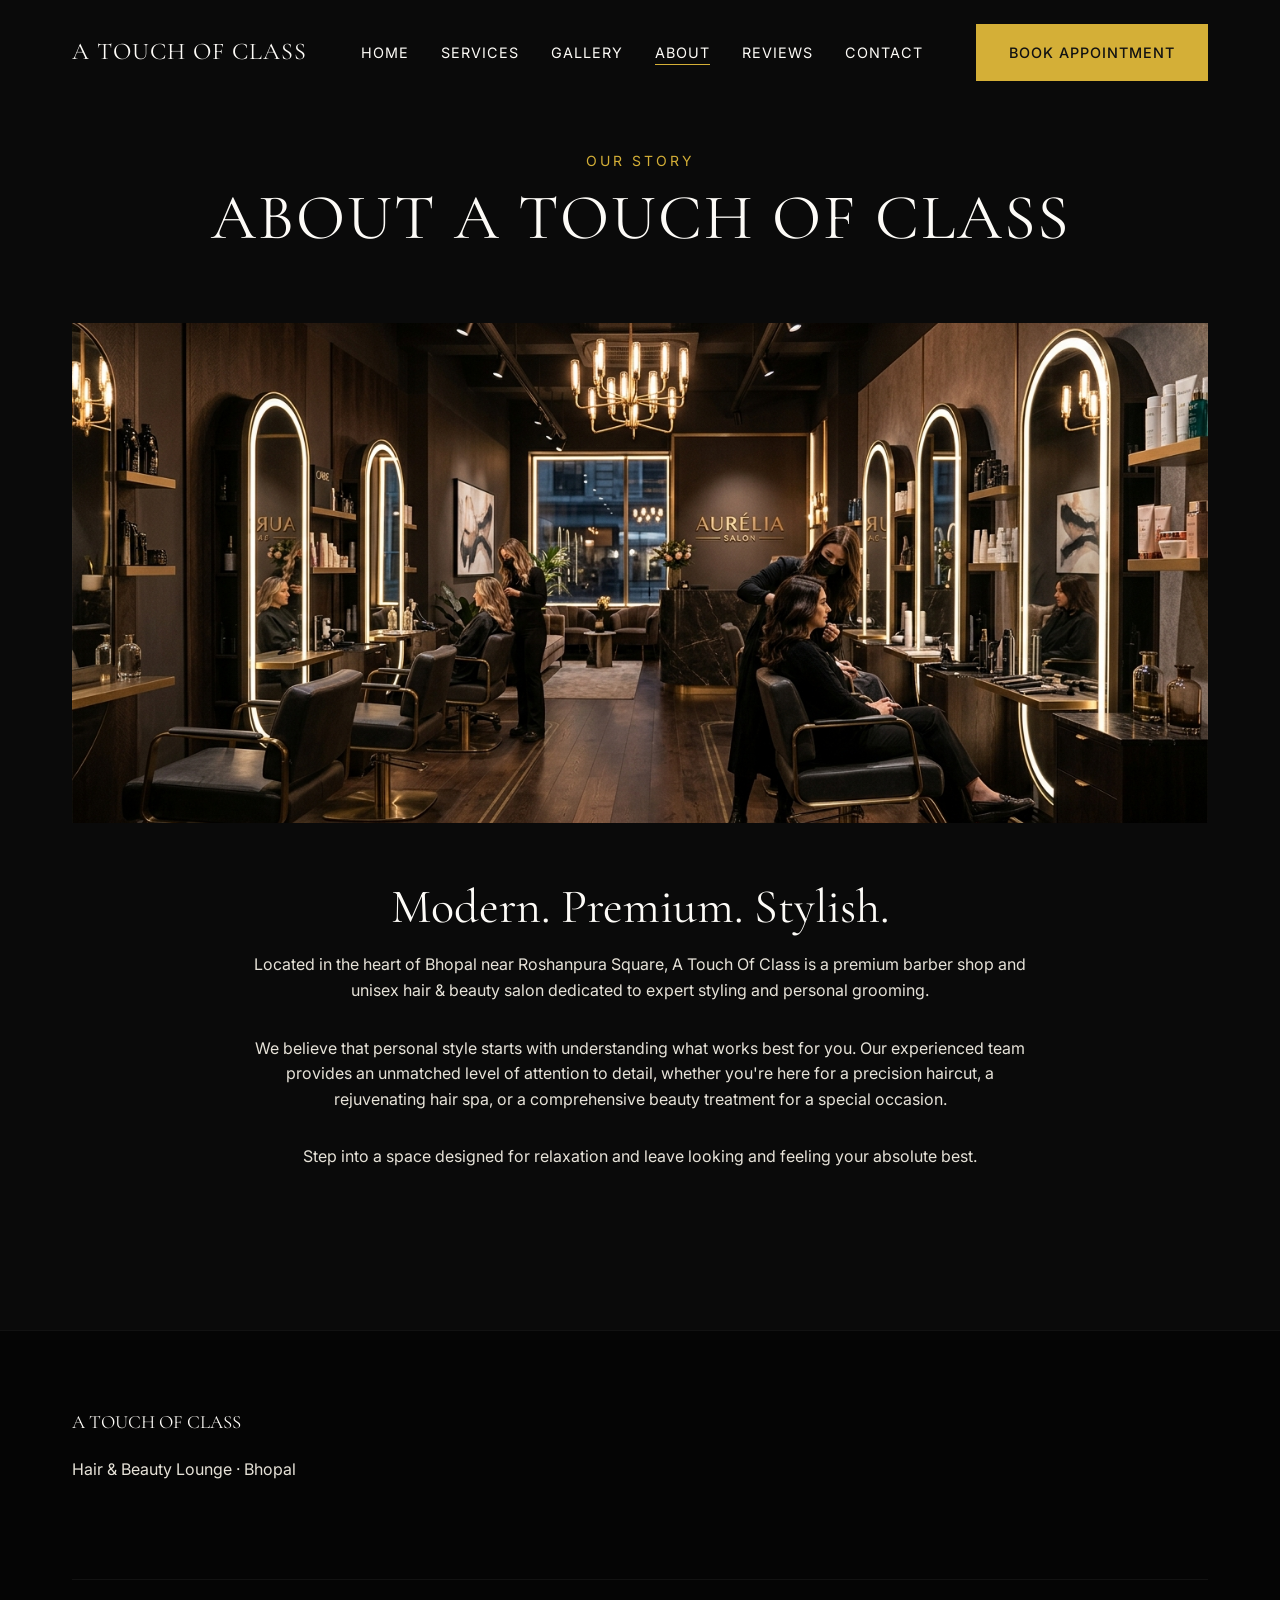
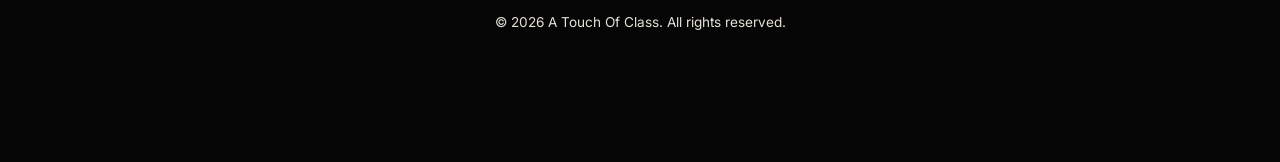
<file: about.html>
<!DOCTYPE html>
<html lang="en">
<head>
    <meta charset="UTF-8">
    <meta name="viewport" content="width=device-width, initial-scale=1.0">
    <title>About Us | A Touch Of Class</title>
    <link href="https://fonts.googleapis.com/css2?family=Cormorant+Garamond:wght@400;500;600&family=Inter:wght@300;400;500&display=swap" rel="stylesheet">
    <link rel="stylesheet" href="css/styles.css">
    <style>
        .page-header { padding-top: 150px; padding-bottom: 50px; text-align: center; }
        .about-image { width: 100%; height: 500px; object-fit: cover; margin-bottom: 3rem; }
        .about-content { max-width: 800px; margin: 0 auto; text-align: center; }
    </style>
</head>
<body>
    <header class="header scrolled" id="header">
        <div class="container header-container">
            <a href="index.html" class="logo">A Touch Of Class</a>
            <nav class="desktop-nav">
                <ul class="nav-links">
                    <li><a href="index.html">Home</a></li>
                    <li><a href="services.html">Services</a></li>
                    <li><a href="gallery.html">Gallery</a></li>
                    <li><a href="about.html" class="active">About</a></li>
                    <li><a href="reviews.html">Reviews</a></li>
                    <li><a href="contact.html">Contact</a></li>
                </ul>
            </nav>
            <div class="header-actions">
                <a href="booking.html" class="btn btn-primary">Book Appointment</a>
            </div>
            <button class="mobile-menu-btn" id="mobileMenuBtn"><span></span><span></span><span></span></button>
        </div>
    </header>

    <div class="mobile-nav-overlay" id="mobileNav">
        <div class="mobile-nav-content">
            <ul class="mobile-nav-links">
                <li><a href="index.html">Home</a></li>
                <li><a href="services.html">Services</a></li>
                <li><a href="gallery.html">Gallery</a></li>
                <li><a href="about.html">About</a></li>
                <li><a href="reviews.html">Reviews</a></li>
                <li><a href="contact.html">Contact</a></li>
            </ul>
        </div>
    </div>

    <section class="section page-header reveal">
        <div class="container">
            <span class="eyebrow">OUR STORY</span>
            <h1 class="headline-large">ABOUT A TOUCH OF CLASS</h1>
        </div>
    </section>

    <section class="section reveal" style="padding-top: 0;">
        <div class="container">
            <img src="assets/images/hero.jpg" alt="A Touch Of Class Salon" class="about-image">
            <div class="about-content">
                <h2 class="headline-medium">Modern. Premium. Stylish.</h2>
                <p>Located in the heart of Bhopal near Roshanpura Square, A Touch Of Class is a premium barber shop and unisex hair & beauty salon dedicated to expert styling and personal grooming.</p>
                <p>We believe that personal style starts with understanding what works best for you. Our experienced team provides an unmatched level of attention to detail, whether you're here for a precision haircut, a rejuvenating hair spa, or a comprehensive beauty treatment for a special occasion.</p>
                <p>Step into a space designed for relaxation and leave looking and feeling your absolute best.</p>
            </div>
        </div>
    </section>

    <footer class="footer">
        <div class="container footer-grid">
            <div class="footer-brand">
                <h3>A TOUCH OF CLASS</h3>
                <p>Hair & Beauty Lounge &middot; Bhopal</p>
            </div>
            <div class="footer-bottom" style="grid-column: 1 / -1;">
                <p>&copy; 2026 A Touch Of Class. All rights reserved.</p>
            </div>
        </div>
    </footer>

    <div class="mobile-bottom-bar">
        <a href="booking.html" class="m-btn m-btn-primary">BOOK APPOINTMENT</a>
        <a href="tel:09165540332" class="m-btn">CALL</a>
    </div>

    <script src="js/main.js"></script>
</body>
</html>
</file>
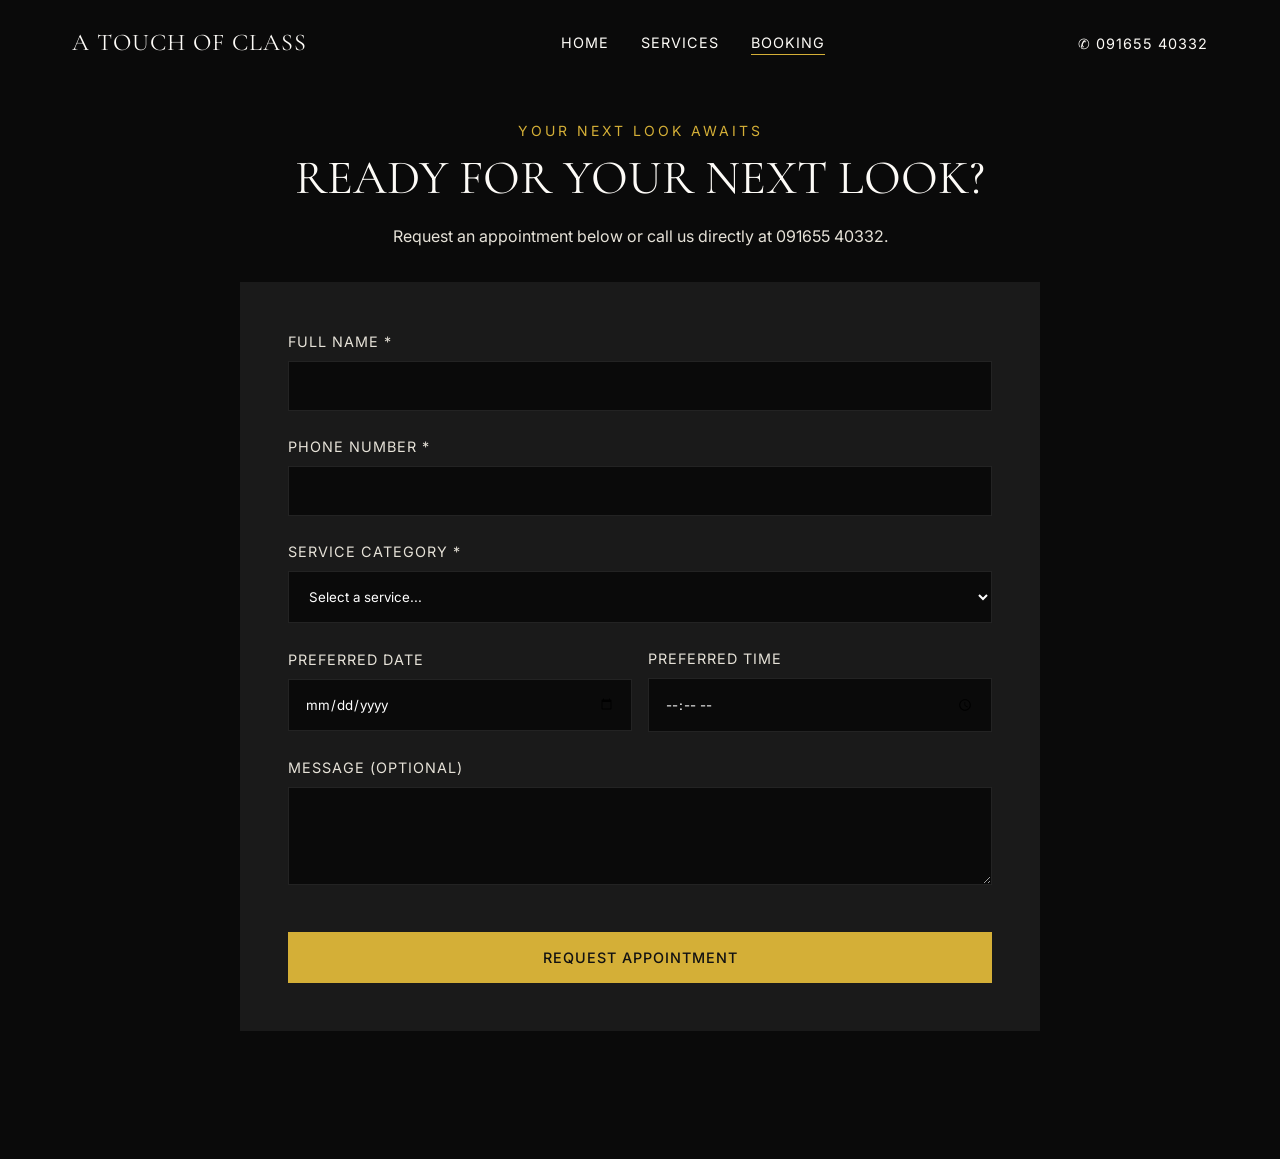
<file: booking.html>
<!DOCTYPE html>
<html lang="en">
<head>
    <meta charset="UTF-8">
    <meta name="viewport" content="width=device-width, initial-scale=1.0">
    <title>Book Appointment | A Touch Of Class</title>
    <link href="https://fonts.googleapis.com/css2?family=Cormorant+Garamond:wght@400;500;600&family=Inter:wght@300;400;500&display=swap" rel="stylesheet">
    <link rel="stylesheet" href="css/styles.css">
    <style>
        .booking-section { padding-top: 120px; }
        .form-group { margin-bottom: 1.5rem; text-align: left; }
        .form-label { display: block; margin-bottom: 0.5rem; color: var(--color-text-muted); font-size: 0.9rem; letter-spacing: 1px; text-transform: uppercase; }
        .form-control { width: 100%; padding: 1rem; background: var(--color-primary-bg); border: 1px solid rgba(255,255,255,0.1); color: #fff; font-family: var(--font-body); transition: var(--transition-fast); }
        .form-control:focus { outline: none; border-color: var(--color-accent); }
        .booking-container { max-width: 800px; margin: 0 auto; background: var(--color-secondary-bg); padding: 3rem; }
    </style>
</head>
<body>
    <!-- Header -->
    <header class="header scrolled" id="header">
        <div class="container header-container">
            <a href="index.html" class="logo">A Touch Of Class</a>
            <nav class="desktop-nav">
                <ul class="nav-links">
                    <li><a href="index.html">Home</a></li>
                    <li><a href="services.html">Services</a></li>
                    <li><a href="booking.html" class="active">Booking</a></li>
                </ul>
            </nav>
            <div class="header-actions">
                <a href="tel:09165540332" class="btn-icon">&#9990; 091655 40332</a>
            </div>
            <button class="mobile-menu-btn" id="mobileMenuBtn"><span></span><span></span><span></span></button>
        </div>
    </header>

    <div class="mobile-nav-overlay" id="mobileNav">
        <div class="mobile-nav-content">
            <ul class="mobile-nav-links">
                <li><a href="index.html">Home</a></li>
                <li><a href="services.html">Services</a></li>
            </ul>
        </div>
    </div>

    <section class="section booking-section reveal">
        <div class="container text-center">
            <span class="eyebrow">YOUR NEXT LOOK AWAITS</span>
            <h1 class="headline-medium">READY FOR YOUR NEXT LOOK?</h1>
            <p>Request an appointment below or call us directly at 091655 40332.</p>
            
            <div class="booking-container">
                <div id="formStatus"></div>
                <form id="bookingForm">
                    <div class="form-group">
                        <label class="form-label" for="name">Full Name *</label>
                        <input type="text" id="name" class="form-control" required>
                    </div>
                    <div class="form-group">
                        <label class="form-label" for="phone">Phone Number *</label>
                        <input type="tel" id="phone" class="form-control" required>
                    </div>
                    <div class="form-group">
                        <label class="form-label" for="service">Service Category *</label>
                        <select id="service" class="form-control" required>
                            <option value="">Select a service...</option>
                            <option value="haircut">Haircuts & Styling</option>
                            <option value="haircare">Hair Care (Spa, Botox)</option>
                            <option value="beauty">Beauty & Grooming</option>
                            <option value="other">Other / Not Sure</option>
                        </select>
                    </div>
                    <div class="split-screen" style="gap:1rem; margin-bottom: 0;">
                        <div class="form-group">
                            <label class="form-label" for="date">Preferred Date</label>
                            <input type="date" id="date" class="form-control">
                        </div>
                        <div class="form-group">
                            <label class="form-label" for="time">Preferred Time</label>
                            <input type="time" id="time" class="form-control">
                        </div>
                    </div>
                    <div class="form-group">
                        <label class="form-label" for="message">Message (Optional)</label>
                        <textarea id="message" class="form-control" rows="4"></textarea>
                    </div>
                    <button type="submit" class="btn btn-primary" style="width: 100%; margin-top: 1rem;">Request Appointment</button>
                </form>
            </div>
        </div>
    </section>

    <!-- Mobile Bottom Bar -->
    <div class="mobile-bottom-bar">
        <a href="tel:09165540332" class="m-btn m-btn-primary">CALL 091655 40332</a>
    </div>

    <script src="js/main.js"></script>
</body>
</html>
</file>
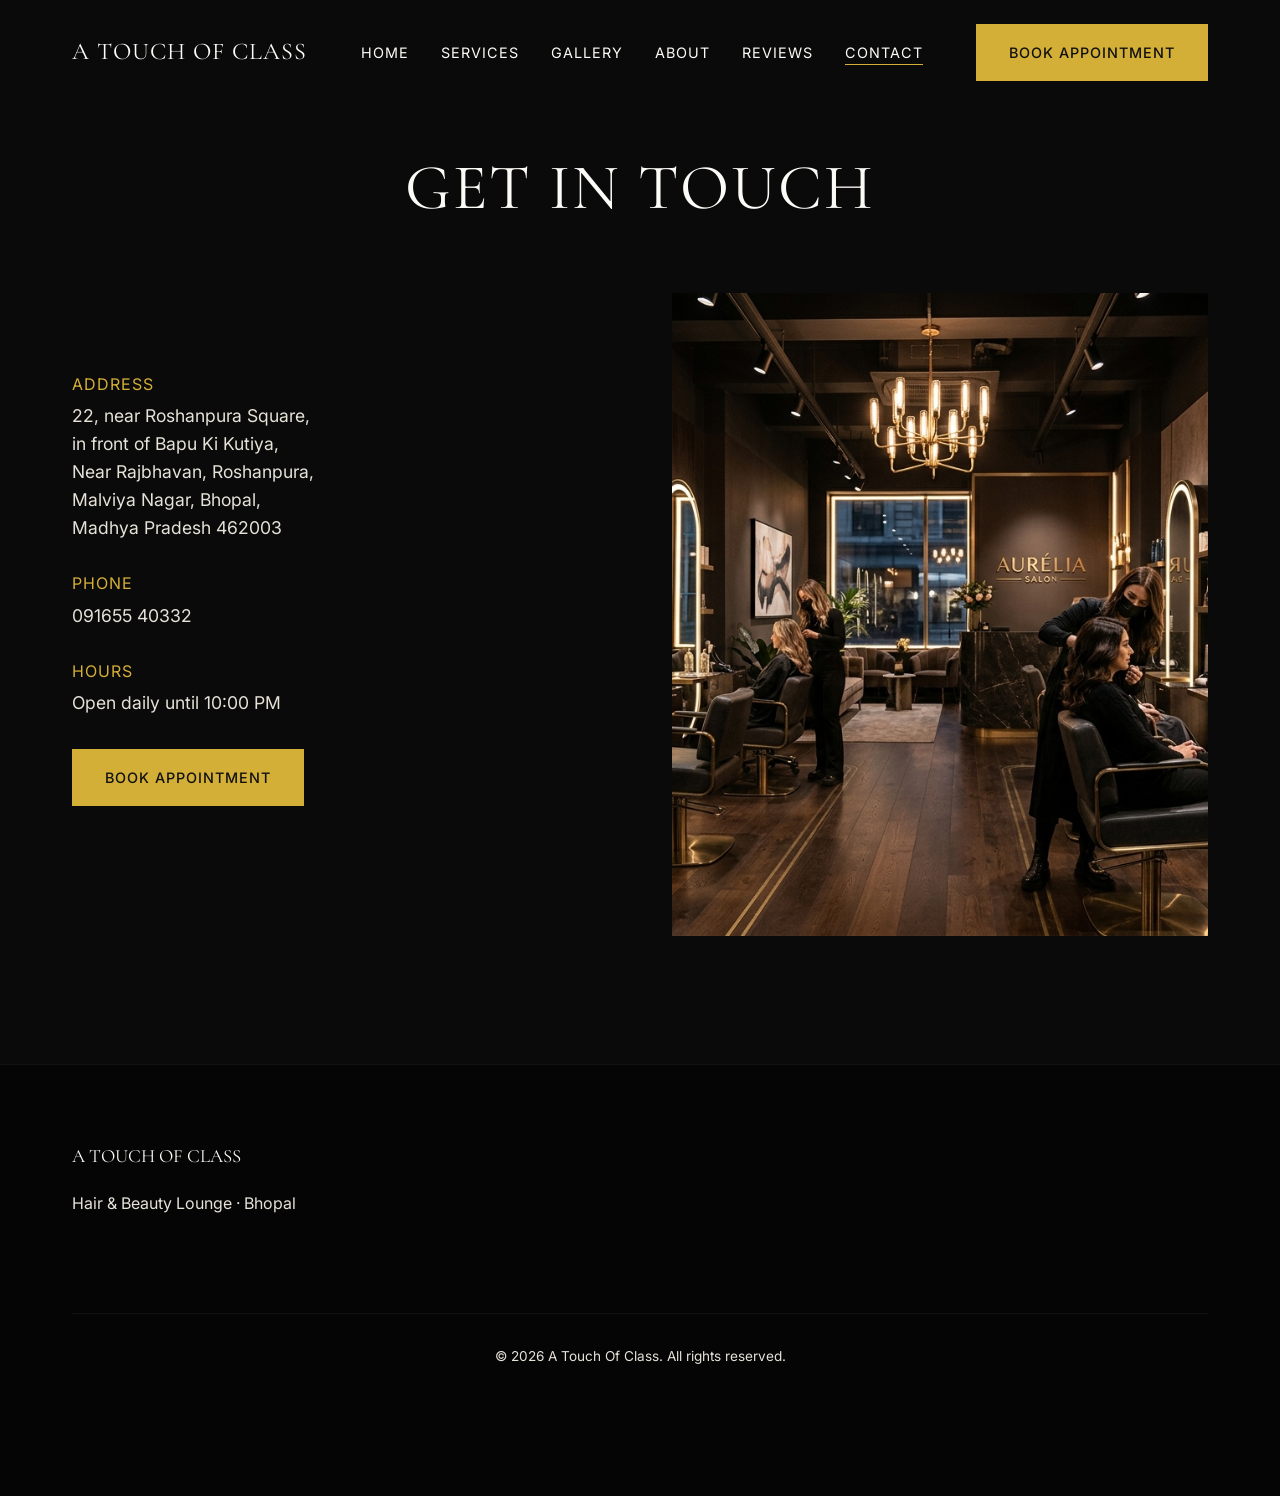
<file: contact.html>
<!DOCTYPE html>
<html lang="en">
<head>
    <meta charset="UTF-8">
    <meta name="viewport" content="width=device-width, initial-scale=1.0">
    <title>Contact Us | A Touch Of Class</title>
    <link href="https://fonts.googleapis.com/css2?family=Cormorant+Garamond:wght@400;500;600&family=Inter:wght@300;400;500&display=swap" rel="stylesheet">
    <link rel="stylesheet" href="css/styles.css">
    <style>
        .page-header { padding-top: 150px; padding-bottom: 50px; text-align: center; }
        .contact-info { margin-bottom: 3rem; }
        .contact-info h3 { color: var(--color-accent); font-family: var(--font-body); font-size: 1rem; letter-spacing: 1px; text-transform: uppercase; margin-bottom: 0.5rem; }
        .contact-info p { margin-bottom: 2rem; font-size: 1.1rem; }
    </style>
</head>
<body>
    <header class="header scrolled" id="header">
        <div class="container header-container">
            <a href="index.html" class="logo">A Touch Of Class</a>
            <nav class="desktop-nav">
                <ul class="nav-links">
                    <li><a href="index.html">Home</a></li>
                    <li><a href="services.html">Services</a></li>
                    <li><a href="gallery.html">Gallery</a></li>
                    <li><a href="about.html">About</a></li>
                    <li><a href="reviews.html">Reviews</a></li>
                    <li><a href="contact.html" class="active">Contact</a></li>
                </ul>
            </nav>
            <div class="header-actions">
                <a href="booking.html" class="btn btn-primary">Book Appointment</a>
            </div>
            <button class="mobile-menu-btn" id="mobileMenuBtn"><span></span><span></span><span></span></button>
        </div>
    </header>

    <div class="mobile-nav-overlay" id="mobileNav">
        <div class="mobile-nav-content">
            <ul class="mobile-nav-links">
                <li><a href="index.html">Home</a></li>
                <li><a href="services.html">Services</a></li>
                <li><a href="gallery.html">Gallery</a></li>
                <li><a href="about.html">About</a></li>
                <li><a href="reviews.html">Reviews</a></li>
                <li><a href="contact.html">Contact</a></li>
            </ul>
        </div>
    </div>

    <section class="section page-header reveal">
        <div class="container">
            <h1 class="headline-large">GET IN TOUCH</h1>
        </div>
    </section>

    <section class="section reveal" style="padding-top: 0;">
        <div class="container split-screen">
            <div class="contact-info">
                <h3>Address</h3>
                <p>22, near Roshanpura Square,<br>
                in front of Bapu Ki Kutiya,<br>
                Near Rajbhavan, Roshanpura,<br>
                Malviya Nagar, Bhopal,<br>
                Madhya Pradesh 462003</p>
                
                <h3>Phone</h3>
                <p>091655 40332</p>
                
                <h3>Hours</h3>
                <p>Open daily until 10:00 PM</p>
                
                <a href="booking.html" class="btn btn-primary">Book Appointment</a>
            </div>
            <div class="split-image">
                <div class="img-container">
                    <div style="width:100%; height:100%; background: url('assets/images/hero.jpg') center/cover;"></div>
                </div>
            </div>
        </div>
    </section>

    <footer class="footer">
        <div class="container footer-grid">
            <div class="footer-brand">
                <h3>A TOUCH OF CLASS</h3>
                <p>Hair & Beauty Lounge &middot; Bhopal</p>
            </div>
            <div class="footer-bottom" style="grid-column: 1 / -1;">
                <p>&copy; 2026 A Touch Of Class. All rights reserved.</p>
            </div>
        </div>
    </footer>

    <div class="mobile-bottom-bar">
        <a href="booking.html" class="m-btn m-btn-primary">BOOK APPOINTMENT</a>
        <a href="tel:09165540332" class="m-btn">CALL</a>
    </div>

    <script src="js/main.js"></script>
</body>
</html>
</file>
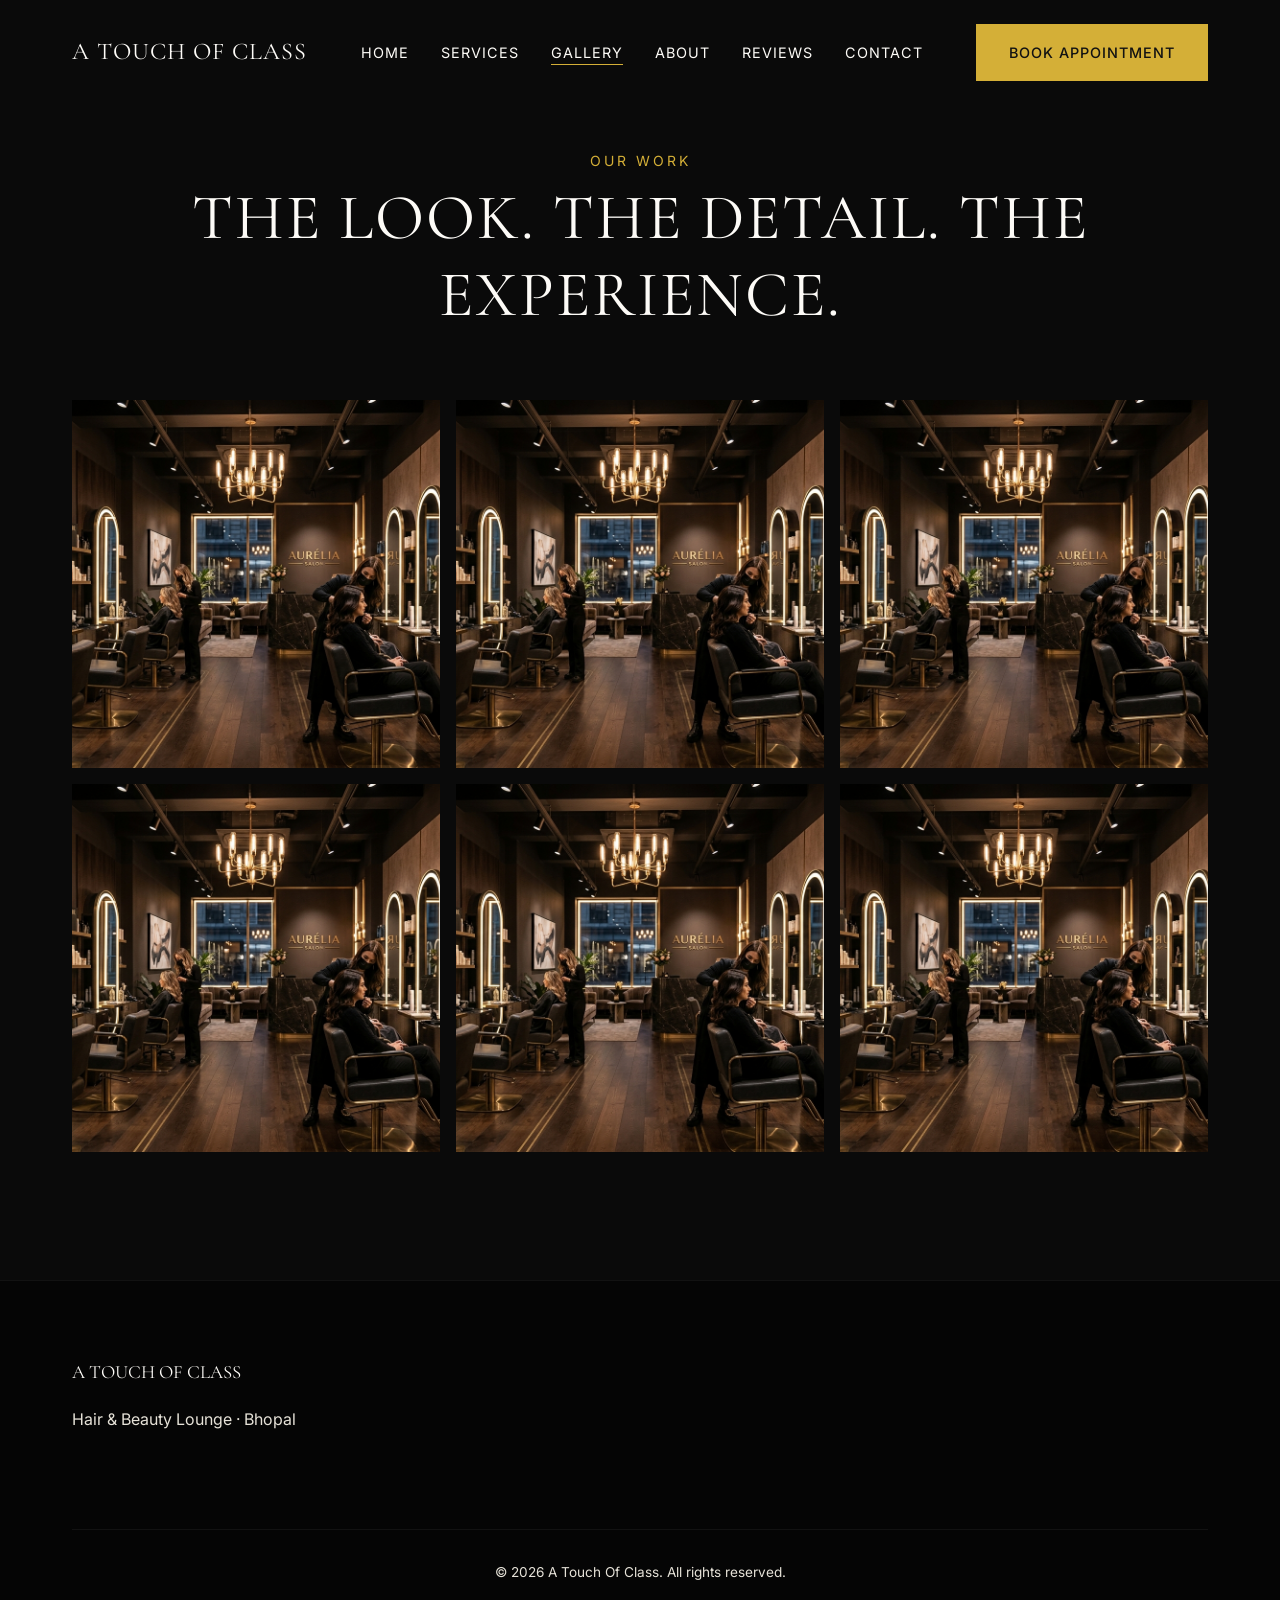
<file: gallery.html>
<!DOCTYPE html>
<html lang="en">
<head>
    <meta charset="UTF-8">
    <meta name="viewport" content="width=device-width, initial-scale=1.0">
    <title>Gallery | A Touch Of Class</title>
    <link href="https://fonts.googleapis.com/css2?family=Cormorant+Garamond:wght@400;500;600&family=Inter:wght@300;400;500&display=swap" rel="stylesheet">
    <link rel="stylesheet" href="css/styles.css">
    <style>
        .page-header { padding-top: 150px; padding-bottom: 50px; text-align: center; }
        .gallery-grid { display: grid; grid-template-columns: repeat(auto-fill, minmax(300px, 1fr)); gap: 1rem; }
        .gallery-item { position: relative; padding-top: 100%; overflow: hidden; background: var(--color-secondary-bg); cursor: pointer; }
        .gallery-item img { position: absolute; top: 0; left: 0; width: 100%; height: 100%; object-fit: cover; transition: transform 0.6s ease; }
        .gallery-item:hover img { transform: scale(1.05); }
    </style>
</head>
<body>
    <header class="header scrolled" id="header">
        <div class="container header-container">
            <a href="index.html" class="logo">A Touch Of Class</a>
            <nav class="desktop-nav">
                <ul class="nav-links">
                    <li><a href="index.html">Home</a></li>
                    <li><a href="services.html">Services</a></li>
                    <li><a href="gallery.html" class="active">Gallery</a></li>
                    <li><a href="about.html">About</a></li>
                    <li><a href="reviews.html">Reviews</a></li>
                    <li><a href="contact.html">Contact</a></li>
                </ul>
            </nav>
            <div class="header-actions">
                <a href="booking.html" class="btn btn-primary">Book Appointment</a>
            </div>
            <button class="mobile-menu-btn" id="mobileMenuBtn"><span></span><span></span><span></span></button>
        </div>
    </header>

    <div class="mobile-nav-overlay" id="mobileNav">
        <div class="mobile-nav-content">
            <ul class="mobile-nav-links">
                <li><a href="index.html">Home</a></li>
                <li><a href="services.html">Services</a></li>
                <li><a href="gallery.html">Gallery</a></li>
                <li><a href="about.html">About</a></li>
                <li><a href="reviews.html">Reviews</a></li>
                <li><a href="contact.html">Contact</a></li>
            </ul>
        </div>
    </div>

    <section class="section page-header reveal">
        <div class="container">
            <span class="eyebrow">OUR WORK</span>
            <h1 class="headline-large">THE LOOK. THE DETAIL. THE EXPERIENCE.</h1>
        </div>
    </section>

    <section class="section reveal" style="padding-top: 0;">
        <div class="container">
            <div class="gallery-grid">
                <div class="gallery-item"><img src="assets/images/hero.jpg" alt="Gallery Image"></div>
                <div class="gallery-item"><img src="assets/images/hero.jpg" alt="Gallery Image"></div>
                <div class="gallery-item"><img src="assets/images/hero.jpg" alt="Gallery Image"></div>
                <div class="gallery-item"><img src="assets/images/hero.jpg" alt="Gallery Image"></div>
                <div class="gallery-item"><img src="assets/images/hero.jpg" alt="Gallery Image"></div>
                <div class="gallery-item"><img src="assets/images/hero.jpg" alt="Gallery Image"></div>
            </div>
        </div>
    </section>

    <footer class="footer">
        <div class="container footer-grid">
            <div class="footer-brand">
                <h3>A TOUCH OF CLASS</h3>
                <p>Hair & Beauty Lounge &middot; Bhopal</p>
            </div>
            <div class="footer-bottom" style="grid-column: 1 / -1;">
                <p>&copy; 2026 A Touch Of Class. All rights reserved.</p>
            </div>
        </div>
    </footer>

    <div class="mobile-bottom-bar">
        <a href="booking.html" class="m-btn m-btn-primary">BOOK APPOINTMENT</a>
        <a href="tel:09165540332" class="m-btn">CALL</a>
    </div>

    <script src="js/main.js"></script>
</body>
</html>
</file>
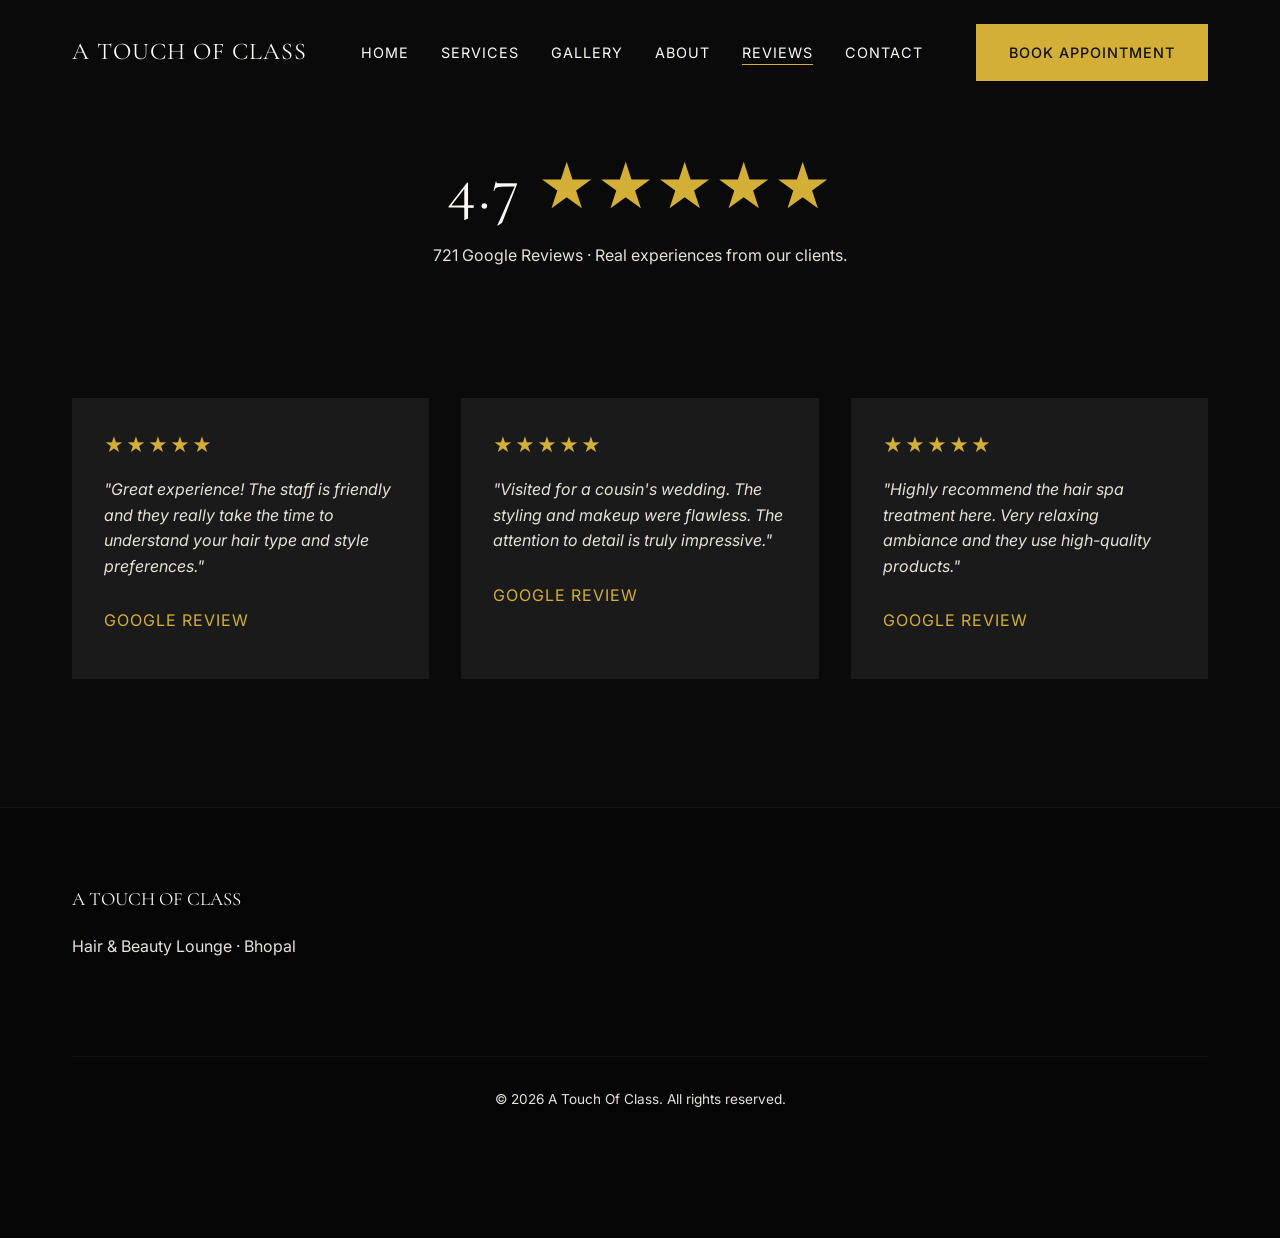
<file: reviews.html>
<!DOCTYPE html>
<html lang="en">
<head>
    <meta charset="UTF-8">
    <meta name="viewport" content="width=device-width, initial-scale=1.0">
    <title>Customer Reviews | A Touch Of Class</title>
    <link href="https://fonts.googleapis.com/css2?family=Cormorant+Garamond:wght@400;500;600&family=Inter:wght@300;400;500&display=swap" rel="stylesheet">
    <link rel="stylesheet" href="css/styles.css">
    <style>
        .page-header { padding-top: 150px; padding-bottom: 50px; text-align: center; }
        .reviews-grid { display: grid; grid-template-columns: repeat(auto-fill, minmax(300px, 1fr)); gap: 2rem; margin-top: 3rem; }
        .review-card { background: var(--color-secondary-bg); padding: 2rem; }
        .review-card .stars { color: var(--color-accent); font-size: 1.2rem; margin-bottom: 1rem; display: block; }
        .review-card p { font-style: italic; }
        .review-card h4 { font-family: var(--font-body); font-size: 1rem; text-transform: uppercase; letter-spacing: 1px; color: var(--color-accent); margin-top: 1.5rem; }
    </style>
</head>
<body>
    <header class="header scrolled" id="header">
        <div class="container header-container">
            <a href="index.html" class="logo">A Touch Of Class</a>
            <nav class="desktop-nav">
                <ul class="nav-links">
                    <li><a href="index.html">Home</a></li>
                    <li><a href="services.html">Services</a></li>
                    <li><a href="gallery.html">Gallery</a></li>
                    <li><a href="about.html">About</a></li>
                    <li><a href="reviews.html" class="active">Reviews</a></li>
                    <li><a href="contact.html">Contact</a></li>
                </ul>
            </nav>
            <div class="header-actions">
                <a href="booking.html" class="btn btn-primary">Book Appointment</a>
            </div>
            <button class="mobile-menu-btn" id="mobileMenuBtn"><span></span><span></span><span></span></button>
        </div>
    </header>

    <div class="mobile-nav-overlay" id="mobileNav">
        <div class="mobile-nav-content">
            <ul class="mobile-nav-links">
                <li><a href="index.html">Home</a></li>
                <li><a href="services.html">Services</a></li>
                <li><a href="gallery.html">Gallery</a></li>
                <li><a href="about.html">About</a></li>
                <li><a href="reviews.html">Reviews</a></li>
                <li><a href="contact.html">Contact</a></li>
            </ul>
        </div>
    </div>

    <section class="section page-header reveal">
        <div class="container">
            <h1 class="headline-large">4.7 <span class="stars">&#9733;&#9733;&#9733;&#9733;&#9733;</span></h1>
            <p>721 Google Reviews &middot; Real experiences from our clients.</p>
        </div>
    </section>

    <section class="section reveal" style="padding-top: 0;">
        <div class="container">
            <div class="reviews-grid">
                <div class="review-card">
                    <span class="stars">&#9733;&#9733;&#9733;&#9733;&#9733;</span>
                    <p>"Great experience! The staff is friendly and they really take the time to understand your hair type and style preferences."</p>
                    <h4>Google Review</h4>
                </div>
                <div class="review-card">
                    <span class="stars">&#9733;&#9733;&#9733;&#9733;&#9733;</span>
                    <p>"Visited for a cousin's wedding. The styling and makeup were flawless. The attention to detail is truly impressive."</p>
                    <h4>Google Review</h4>
                </div>
                <div class="review-card">
                    <span class="stars">&#9733;&#9733;&#9733;&#9733;&#9733;</span>
                    <p>"Highly recommend the hair spa treatment here. Very relaxing ambiance and they use high-quality products."</p>
                    <h4>Google Review</h4>
                </div>
            </div>
        </div>
    </section>

    <footer class="footer">
        <div class="container footer-grid">
            <div class="footer-brand">
                <h3>A TOUCH OF CLASS</h3>
                <p>Hair & Beauty Lounge &middot; Bhopal</p>
            </div>
            <div class="footer-bottom" style="grid-column: 1 / -1;">
                <p>&copy; 2026 A Touch Of Class. All rights reserved.</p>
            </div>
        </div>
    </footer>

    <div class="mobile-bottom-bar">
        <a href="booking.html" class="m-btn m-btn-primary">BOOK APPOINTMENT</a>
        <a href="tel:09165540332" class="m-btn">CALL</a>
    </div>

    <script src="js/main.js"></script>
</body>
</html>
</file>
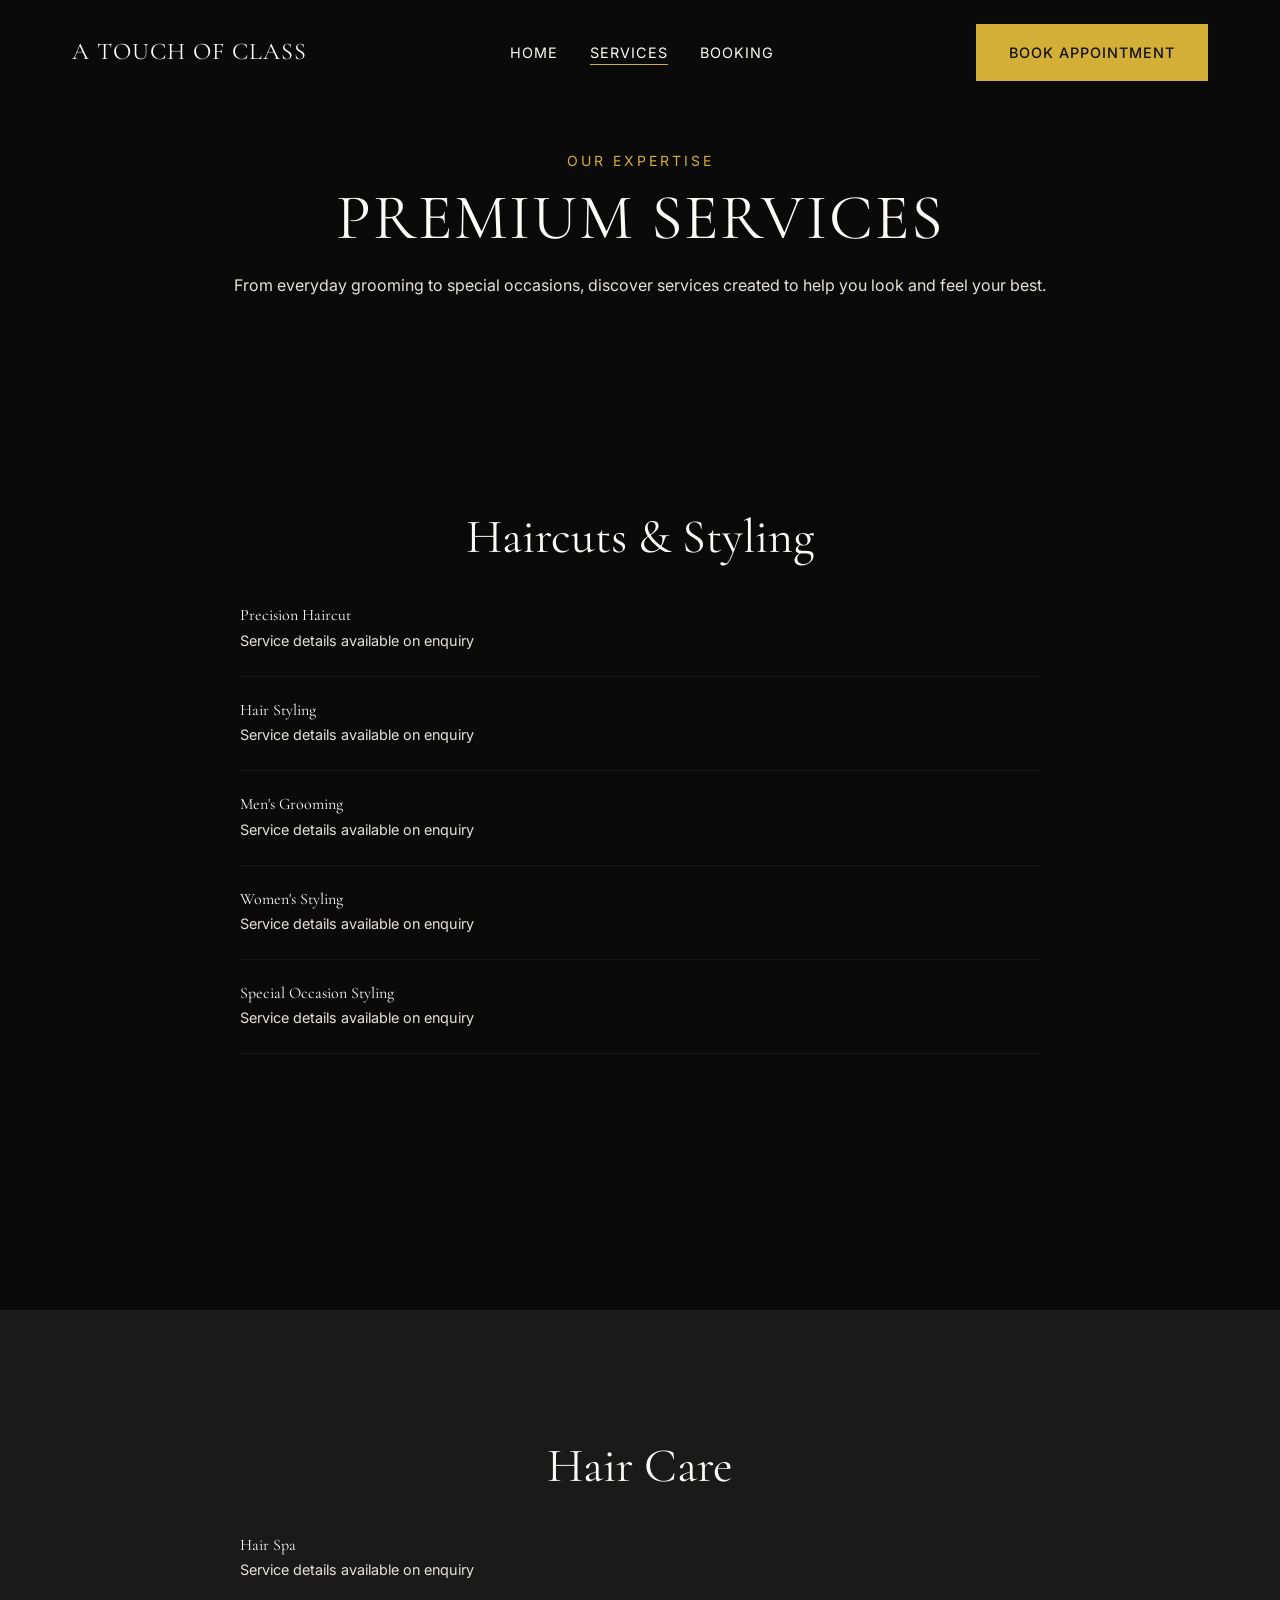
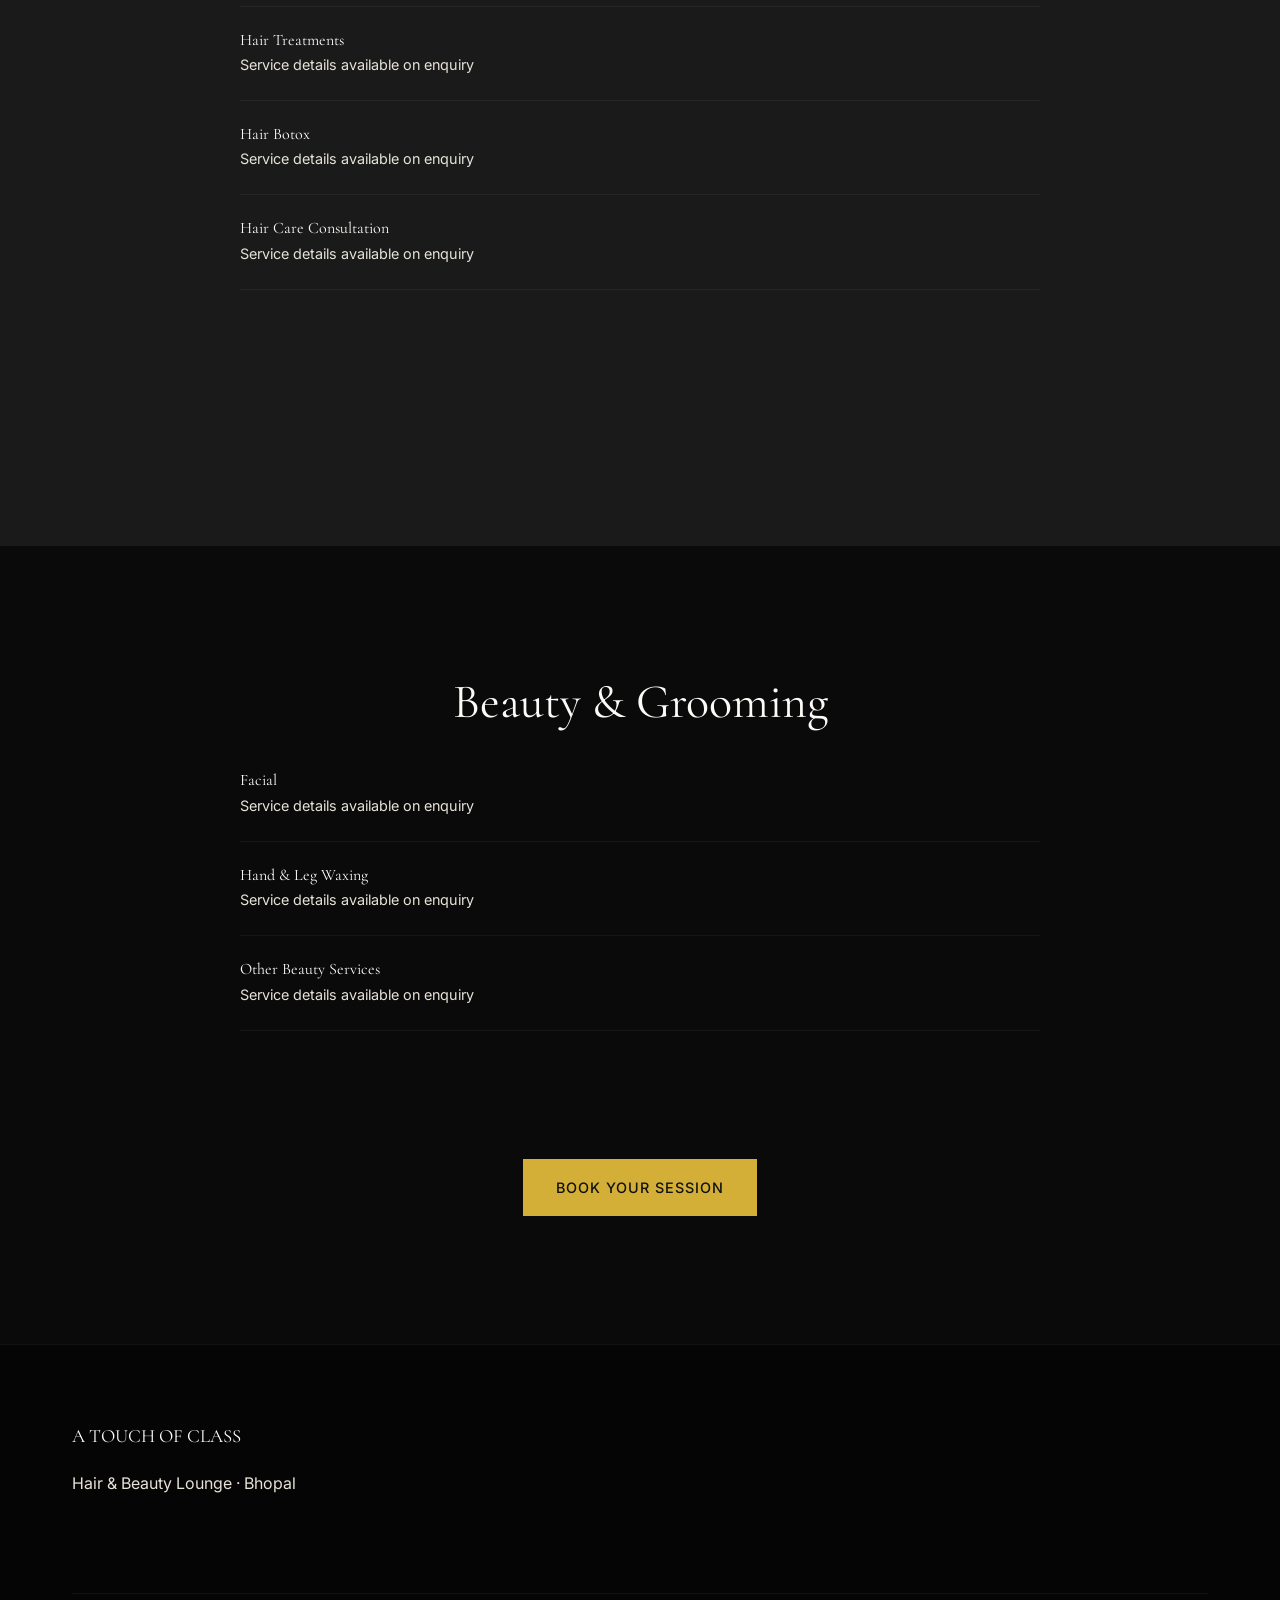
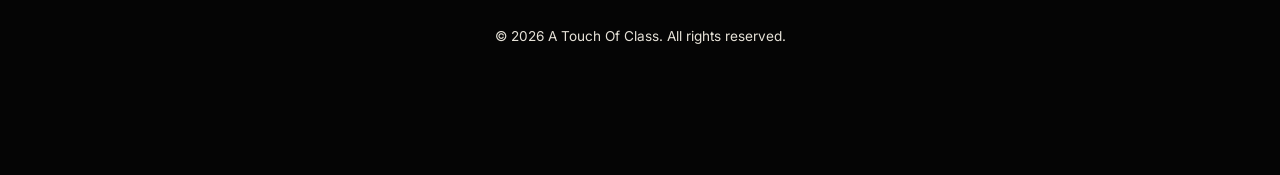
<file: services.html>
<!DOCTYPE html>
<html lang="en">
<head>
    <meta charset="UTF-8">
    <meta name="viewport" content="width=device-width, initial-scale=1.0">
    <title>Our Services | A Touch Of Class</title>
    <link href="https://fonts.googleapis.com/css2?family=Cormorant+Garamond:wght@400;500;600&family=Inter:wght@300;400;500&display=swap" rel="stylesheet">
    <link rel="stylesheet" href="css/styles.css">
    <style>
        .page-header { padding-top: 150px; padding-bottom: 50px; text-align: center; }
        .service-category { margin-bottom: var(--spacing-xl); }
        .service-list { list-style: none; max-width: 800px; margin: 0 auto; }
        .service-item { display: flex; justify-content: space-between; padding: 1.5rem 0; border-bottom: 1px solid rgba(255,255,255,0.05); align-items: center; }
        .service-item h4 { margin-bottom: 0.2rem; }
        .service-item p { margin-bottom: 0; font-size: 0.9rem; color: var(--color-text-muted); }
        .service-price { font-family: var(--font-heading); color: var(--color-accent); font-size: 1.2rem; }
    </style>
</head>
<body>
    <header class="header scrolled" id="header">
        <div class="container header-container">
            <a href="index.html" class="logo">A Touch Of Class</a>
            <nav class="desktop-nav">
                <ul class="nav-links">
                    <li><a href="index.html">Home</a></li>
                    <li><a href="services.html" class="active">Services</a></li>
                    <li><a href="booking.html">Booking</a></li>
                </ul>
            </nav>
            <div class="header-actions">
                <a href="booking.html" class="btn btn-primary">Book Appointment</a>
            </div>
            <button class="mobile-menu-btn" id="mobileMenuBtn"><span></span><span></span><span></span></button>
        </div>
    </header>

    <div class="mobile-nav-overlay" id="mobileNav">
        <div class="mobile-nav-content">
            <ul class="mobile-nav-links">
                <li><a href="index.html">Home</a></li>
                <li><a href="booking.html">Booking</a></li>
            </ul>
        </div>
    </div>

    <section class="section page-header reveal">
        <div class="container">
            <span class="eyebrow">OUR EXPERTISE</span>
            <h1 class="headline-large">PREMIUM SERVICES</h1>
            <p>From everyday grooming to special occasions, discover services created to help you look and feel your best.</p>
        </div>
    </section>

    <section class="section reveal" id="haircuts">
        <div class="container">
            <div class="service-category">
                <h2 class="headline-medium text-center">Haircuts & Styling</h2>
                <ul class="service-list">
                    <li class="service-item">
                        <div>
                            <h4>Precision Haircut</h4>
                            <p>Service details available on enquiry</p>
                        </div>
                    </li>
                    <li class="service-item">
                        <div>
                            <h4>Hair Styling</h4>
                            <p>Service details available on enquiry</p>
                        </div>
                    </li>
                    <li class="service-item">
                        <div>
                            <h4>Men's Grooming</h4>
                            <p>Service details available on enquiry</p>
                        </div>
                    </li>
                    <li class="service-item">
                        <div>
                            <h4>Women's Styling</h4>
                            <p>Service details available on enquiry</p>
                        </div>
                    </li>
                    <li class="service-item">
                        <div>
                            <h4>Special Occasion Styling</h4>
                            <p>Service details available on enquiry</p>
                        </div>
                    </li>
                </ul>
            </div>
        </div>
    </section>
    
    <section class="section bg-dark reveal" id="haircare">
        <div class="container">
            <div class="service-category">
                <h2 class="headline-medium text-center">Hair Care</h2>
                <ul class="service-list">
                    <li class="service-item">
                        <div>
                            <h4>Hair Spa</h4>
                            <p>Service details available on enquiry</p>
                        </div>
                    </li>
                    <li class="service-item">
                        <div>
                            <h4>Hair Treatments</h4>
                            <p>Service details available on enquiry</p>
                        </div>
                    </li>
                    <li class="service-item">
                        <div>
                            <h4>Hair Botox</h4>
                            <p>Service details available on enquiry</p>
                        </div>
                    </li>
                    <li class="service-item">
                        <div>
                            <h4>Hair Care Consultation</h4>
                            <p>Service details available on enquiry</p>
                        </div>
                    </li>
                </ul>
            </div>
        </div>
    </section>

    <section class="section reveal" id="beauty">
        <div class="container">
            <div class="service-category">
                <h2 class="headline-medium text-center">Beauty & Grooming</h2>
                <ul class="service-list">
                    <li class="service-item">
                        <div>
                            <h4>Facial</h4>
                            <p>Service details available on enquiry</p>
                        </div>
                    </li>
                    <li class="service-item">
                        <div>
                            <h4>Hand & Leg Waxing</h4>
                            <p>Service details available on enquiry</p>
                        </div>
                    </li>
                    <li class="service-item">
                        <div>
                            <h4>Other Beauty Services</h4>
                            <p>Service details available on enquiry</p>
                        </div>
                    </li>
                </ul>
            </div>
            
            <div class="text-center" style="margin-top: 4rem;">
                <a href="booking.html" class="btn btn-primary">Book Your Session</a>
            </div>
        </div>
    </section>

    <!-- Footer -->
    <footer class="footer">
        <div class="container footer-grid">
            <div class="footer-brand">
                <h3>A TOUCH OF CLASS</h3>
                <p>Hair & Beauty Lounge &middot; Bhopal</p>
            </div>
            <div class="footer-bottom" style="grid-column: 1 / -1;">
                <p>&copy; 2026 A Touch Of Class. All rights reserved.</p>
            </div>
        </div>
    </footer>

    <!-- Mobile Bottom Bar -->
    <div class="mobile-bottom-bar">
        <a href="booking.html" class="m-btn m-btn-primary">BOOK APPOINTMENT</a>
        <a href="tel:09165540332" class="m-btn">CALL</a>
    </div>

    <script src="js/main.js"></script>
</body>
</html>
</file>
<file: css/styles.css>
/* 
  A Touch Of Class - Premium Salon Design System 
*/

:root {
  /* Color Palette */
  --color-primary-bg: #0a0a0a; /* Deep black */
  --color-secondary-bg: #1a1a1a; /* Charcoal */
  --color-tertiary-bg: #2a2522; /* Espresso brown */
  
  --color-text-light: #fdfbf7; /* Warm ivory */
  --color-text-muted: #e6e2d8; /* Cream */
  --color-text-dark: #121212;
  
  --color-accent: #d4af37; /* Champagne gold */
  --color-accent-hover: #b5952f;
  --color-accent-muted: #cd7f32; /* Muted bronze */

  /* Typography */
  --font-heading: 'Playfair Display', 'Cormorant Garamond', serif;
  --font-body: 'Inter', 'Manrope', sans-serif;
  
  /* Spacing & Layout */
  --spacing-xs: 0.5rem;
  --spacing-sm: 1rem;
  --spacing-md: 2rem;
  --spacing-lg: 4rem;
  --spacing-xl: 8rem;
  
  --container-width: 1200px;
  --header-height: 80px;

  /* Transitions */
  --transition-smooth: all 0.4s cubic-bezier(0.25, 0.46, 0.45, 0.94);
  --transition-fast: all 0.2s ease;
}

/* Base Reset */
*, *::before, *::after {
  box-sizing: border-box;
  margin: 0;
  padding: 0;
}

html {
  scroll-behavior: smooth;
  font-size: 16px;
}

body {
  font-family: var(--font-body);
  background-color: var(--color-primary-bg);
  color: var(--color-text-light);
  line-height: 1.6;
  -webkit-font-smoothing: antialiased;
  -moz-osx-font-smoothing: grayscale;
}

/* Typography */
h1, h2, h3, h4, h5, h6 {
  font-family: var(--font-heading);
  font-weight: 400;
  line-height: 1.2;
  margin-bottom: var(--spacing-sm);
}

.headline-large {
  font-size: clamp(2.5rem, 5vw, 5rem);
  text-transform: uppercase;
  letter-spacing: 2px;
}

.headline-medium {
  font-size: clamp(2rem, 4vw, 3rem);
}

.eyebrow {
  font-size: 0.875rem;
  letter-spacing: 3px;
  text-transform: uppercase;
  color: var(--color-accent);
  margin-bottom: var(--spacing-xs);
  display: block;
}

p {
  margin-bottom: var(--spacing-md);
  color: var(--color-text-muted);
}

a {
  color: inherit;
  text-decoration: none;
  transition: var(--transition-smooth);
}

/* Layout */
.container {
  max-width: var(--container-width);
  margin: 0 auto;
  padding: 0 var(--spacing-md);
}

.section {
  padding: var(--spacing-xl) 0;
}

/* Buttons */
.btn {
  display: inline-flex;
  align-items: center;
  justify-content: center;
  padding: 1rem 2rem;
  font-family: var(--font-body);
  font-weight: 500;
  letter-spacing: 1px;
  text-transform: uppercase;
  border: 1px solid transparent;
  cursor: pointer;
  transition: var(--transition-smooth);
  font-size: 0.9rem;
}

.btn-primary {
  background-color: var(--color-accent);
  color: var(--color-text-dark);
}

.btn-primary:hover {
  background-color: var(--color-accent-hover);
  transform: translateY(-2px);
}

.btn-secondary {
  background-color: transparent;
  border-color: var(--color-accent);
  color: var(--color-accent);
}

.btn-secondary:hover {
  background-color: rgba(212, 175, 55, 0.1);
}

.btn-icon {
  display: inline-flex;
  align-items: center;
  gap: 0.5rem;
  font-size: 0.9rem;
  letter-spacing: 1px;
  transition: var(--transition-smooth);
}
.btn-icon:hover { color: var(--color-accent); }

/* Header & Navigation */
.header {
  position: fixed;
  top: 0;
  left: 0;
  width: 100%;
  padding: 1.5rem 0;
  z-index: 1000;
  transition: var(--transition-smooth);
  background: transparent;
}

.header.scrolled {
  background: rgba(10, 10, 10, 0.95);
  backdrop-filter: blur(10px);
  padding: 0.8rem 0;
  border-bottom: 1px solid rgba(212, 175, 55, 0.1);
}

.header-container {
  display: flex;
  align-items: center;
  justify-content: space-between;
}

.logo {
  font-family: var(--font-heading);
  font-size: 1.5rem;
  letter-spacing: 1px;
  text-transform: uppercase;
}

.nav-links {
  display: flex;
  gap: var(--spacing-md);
  list-style: none;
}

.nav-links a {
  font-size: 0.9rem;
  text-transform: uppercase;
  letter-spacing: 1px;
  position: relative;
}

.nav-links a::after {
  content: '';
  position: absolute;
  bottom: -4px;
  left: 0;
  width: 0;
  height: 1px;
  background-color: var(--color-accent);
  transition: var(--transition-smooth);
}

.nav-links a:hover::after,
.nav-links a.active::after {
  width: 100%;
}

.header-actions {
  display: flex;
  align-items: center;
  justify-content: space-between;
}

.mobile-menu-btn {
  display: none;
  background: none;
  border: none;
  width: 30px;
  height: 24px;
  position: relative;
  cursor: pointer;
  z-index: 1001;
}

.mobile-menu-btn span {
  display: block;
  width: 100%;
  height: 2px;
  background-color: var(--color-text-light);
  position: absolute;
  left: 0;
  transition: var(--transition-smooth);
}

.mobile-menu-btn span:nth-child(1) { top: 0; }
.mobile-menu-btn span:nth-child(2) { top: 11px; }
.mobile-menu-btn span:nth-child(3) { top: 22px; }

.mobile-menu-btn.active span:nth-child(1) {
  top: 11px;
  transform: rotate(45deg);
}
.mobile-menu-btn.active span:nth-child(2) {
  opacity: 0;
}
.mobile-menu-btn.active span:nth-child(3) {
  top: 11px;
  transform: rotate(-45deg);
}

.mobile-nav-overlay {
  position: fixed;
  top: 0;
  left: 0;
  width: 100%;
  height: 100vh;
  background-color: var(--color-primary-bg);
  z-index: 999;
  display: flex;
  align-items: center;
  justify-content: center;
  opacity: 0;
  pointer-events: none;
  transition: var(--transition-smooth);
}

.mobile-nav-overlay.active {
  opacity: 1;
  pointer-events: all;
}

.mobile-nav-links {
  list-style: none;
  text-align: center;
}

.mobile-nav-links li {
  margin-bottom: 2rem;
}

.mobile-nav-links a {
  font-family: var(--font-heading);
  font-size: 2rem;
  text-transform: uppercase;
}

/* Utilities */
.text-center { text-align: center; }
.text-accent { color: var(--color-accent); }
.bg-dark { background-color: var(--color-secondary-bg); }
.hidden { display: none; }

/* Hero */
.hero {
  height: 100vh;
  min-height: 600px;
  display: flex;
  align-items: center;
  justify-content: center;
  position: relative;
  overflow: hidden;
}

.hero-bg {
  position: absolute;
  top: 0;
  left: 0;
  width: 100%;
  height: 100%;
  background-size: cover;
  background-position: center;
  z-index: 1;
}

.hero-overlay {
  position: absolute;
  top: 0;
  left: 0;
  width: 100%;
  height: 100%;
  background: linear-gradient(rgba(10, 10, 10, 0.4), rgba(10, 10, 10, 0.9));
  z-index: 2;
}

.hero-content {
  position: relative;
  z-index: 3;
}

.hero-subtitle {
  font-size: clamp(1.2rem, 3vw, 1.8rem);
  font-family: var(--font-heading);
  margin-bottom: 0.5rem;
  color: var(--color-text-muted);
}

.hero-desc {
  max-width: 600px;
  margin: 0 auto var(--spacing-lg);
  font-size: 1.1rem;
}

.hero-actions {
  display: flex;
  gap: 1rem;
  justify-content: center;
  margin-bottom: var(--spacing-lg);
}

.hero-trust {
  font-size: 0.9rem;
  letter-spacing: 1px;
}
.hero-trust p { margin-bottom: 0; }
.stars { color: var(--color-accent); letter-spacing: 2px; }

/* Scroll Indicator */
.scroll-indicator {
  position: absolute;
  bottom: 2rem;
  left: 50%;
  transform: translateX(-50%);
  z-index: 3;
  display: flex;
  flex-direction: column;
  align-items: center;
  gap: 0.5rem;
  font-size: 0.7rem;
  text-transform: uppercase;
  letter-spacing: 2px;
}

.scroll-indicator .line {
  width: 1px;
  height: 40px;
  background-color: var(--color-accent);
  animation: scrollAnim 2s infinite ease-in-out;
}

@keyframes scrollAnim {
  0% { transform: scaleY(0); transform-origin: top; }
  50% { transform: scaleY(1); transform-origin: top; }
  50.1% { transform: scaleY(1); transform-origin: bottom; }
  100% { transform: scaleY(0); transform-origin: bottom; }
}

/* Quick Actions */
.quick-actions {
  background-color: var(--color-secondary-bg);
  border-bottom: 1px solid rgba(255,255,255,0.05);
}

.quick-actions-grid {
  display: grid;
  grid-template-columns: repeat(4, 1fr);
}

.qa-item {
  padding: 2rem 1.5rem;
  border-right: 1px solid rgba(255,255,255,0.05);
  display: flex;
  flex-direction: column;
  align-items: flex-start;
  transition: var(--transition-smooth);
}
.qa-item:first-child { border-left: 1px solid rgba(255,255,255,0.05); }
.qa-item:hover { background-color: rgba(255,255,255,0.02); transform: translateY(-3px); }

.qa-title {
  font-family: var(--font-heading);
  font-size: 1.2rem;
  color: var(--color-accent);
  margin-bottom: 0.5rem;
}
.qa-desc {
  font-size: 0.85rem;
  color: var(--color-text-muted);
}

/* Split Screen */
.split-screen {
  display: grid;
  grid-template-columns: 1fr 1fr;
  gap: 4rem;
  align-items: center;
}
.split-screen.reverse {
  direction: rtl;
}
.split-screen.reverse > * { direction: ltr; }

.split-image .img-container {
  position: relative;
  padding-top: 120%;
  overflow: hidden;
}
.split-image .img-container > div {
  position: absolute;
  top: 0;
  left: 0;
  transition: transform 0.6s ease;
}
.split-image:hover .img-container > div {
  transform: scale(1.05);
}

/* Services */
.services-grid {
  display: grid;
  grid-template-columns: repeat(3, 1fr);
  gap: 2rem;
  margin-top: 3rem;
}

.service-card {
  display: block;
  text-align: left;
  background: var(--color-secondary-bg);
  overflow: hidden;
  position: relative;
}

.service-card .card-img {
  display: block;
  width: 100%;
  height: 250px;
  object-fit: cover;
  transition: transform 0.6s ease;
}

.service-card:hover .card-img {
  transform: scale(1.05);
}

.service-card .card-content {
  padding: 2rem;
  position: relative;
  z-index: 2;
  background: var(--color-secondary-bg);
  transition: transform 0.4s ease;
}

.service-card h3 {
  font-size: 1.5rem;
  margin-bottom: 1rem;
}
.service-card p {
  font-size: 0.95rem;
  margin-bottom: 1.5rem;
}

.card-link {
  font-size: 0.85rem;
  text-transform: uppercase;
  letter-spacing: 1px;
  color: var(--color-accent);
  position: relative;
  display: inline-block;
}
.card-link::after {
  content: '→';
  margin-left: 5px;
  transition: margin-left 0.3s ease;
}
.service-card:hover .card-link::after {
  margin-left: 10px;
}

/* Features */
.features-grid {
  display: grid;
  grid-template-columns: repeat(4, 1fr);
  gap: 2rem;
  margin-top: 4rem;
}
.feature {
  padding: 1rem;
}
.feature-num {
  font-family: var(--font-heading);
  font-size: 2.5rem;
  color: var(--color-accent);
  margin-bottom: 1rem;
  opacity: 0.5;
}
.feature h4 { font-size: 1.2rem; }
.feature p { font-size: 0.9rem; }

/* Animations */
.reveal {
  opacity: 0;
  transform: translateY(30px);
  transition: all 0.8s ease-out;
}
.reveal.active {
  opacity: 1;
  transform: translateY(0);
}

.fade-in {
  opacity: 0;
  animation: fadeIn 1s forwards ease-out;
}
.delay-1 { animation-delay: 0.2s; }
.delay-2 { animation-delay: 0.4s; }
.delay-3 { animation-delay: 0.6s; }
.delay-4 { animation-delay: 0.8s; }

@keyframes fadeIn {
  to { opacity: 1; }
}

/* Footer */
.footer {
  background-color: #050505;
  padding: 5rem 0 2rem;
  border-top: 1px solid rgba(255,255,255,0.05);
}
.footer-grid {
  display: grid;
  grid-template-columns: 2fr 1fr 1fr;
  gap: 4rem;
  margin-bottom: 4rem;
}
.footer h3, .footer h4 { margin-bottom: 1.5rem; }
.footer ul { list-style: none; }
.footer ul li { margin-bottom: 0.5rem; }
.footer ul a:hover { color: var(--color-accent); }
.trust-sig { color: var(--color-accent); font-family: var(--font-heading); font-size: 1.2rem; margin-top: 1rem; }

.footer-bottom {
  text-align: center;
  border-top: 1px solid rgba(255,255,255,0.05);
  padding-top: 2rem;
  font-size: 0.85rem;
}

/* Mobile Bottom Bar */
.mobile-bottom-bar {
  display: none;
  position: fixed;
  bottom: 0;
  left: 0;
  width: 100%;
  background-color: var(--color-primary-bg);
  border-top: 1px solid rgba(212, 175, 55, 0.2);
  z-index: 998;
}

.mobile-bottom-bar .m-btn {
  flex: 1;
  text-align: center;
  padding: 1.2rem 0;
  font-size: 0.8rem;
  font-weight: 500;
  letter-spacing: 1px;
}
.mobile-bottom-bar .m-btn-primary {
  background-color: var(--color-accent);
  color: var(--color-text-dark);
}

/* Responsive */
@media (max-width: 1024px) {
  .quick-actions-grid { grid-template-columns: repeat(2, 1fr); }
  .qa-item:nth-child(3) { border-left: 1px solid rgba(255,255,255,0.05); }
  .qa-item:nth-child(1), .qa-item:nth-child(2) { border-bottom: 1px solid rgba(255,255,255,0.05); }
}

@media (max-width: 900px) {
  .split-screen { grid-template-columns: 1fr; gap: 2rem; }
  .split-screen.reverse { direction: ltr; }
  .services-grid, .features-grid { grid-template-columns: repeat(2, 1fr); }
  .footer-grid { grid-template-columns: 1fr; gap: 2rem; }
}

@media (max-width: 768px) {
  .desktop-nav, .header-actions { display: none; }
  .mobile-menu-btn { display: block; }
  
  .headline-large { font-size: 2.5rem; }
  .hero-actions { flex-direction: column; }
  
  .services-grid, .features-grid, .quick-actions-grid { grid-template-columns: 1fr; }
  .qa-item { border-left: 1px solid rgba(255,255,255,0.05); border-bottom: 1px solid rgba(255,255,255,0.05); }
  
  .mobile-bottom-bar { display: flex; }
  body { padding-bottom: 60px; /* Space for bottom bar */ }
}
</file>
